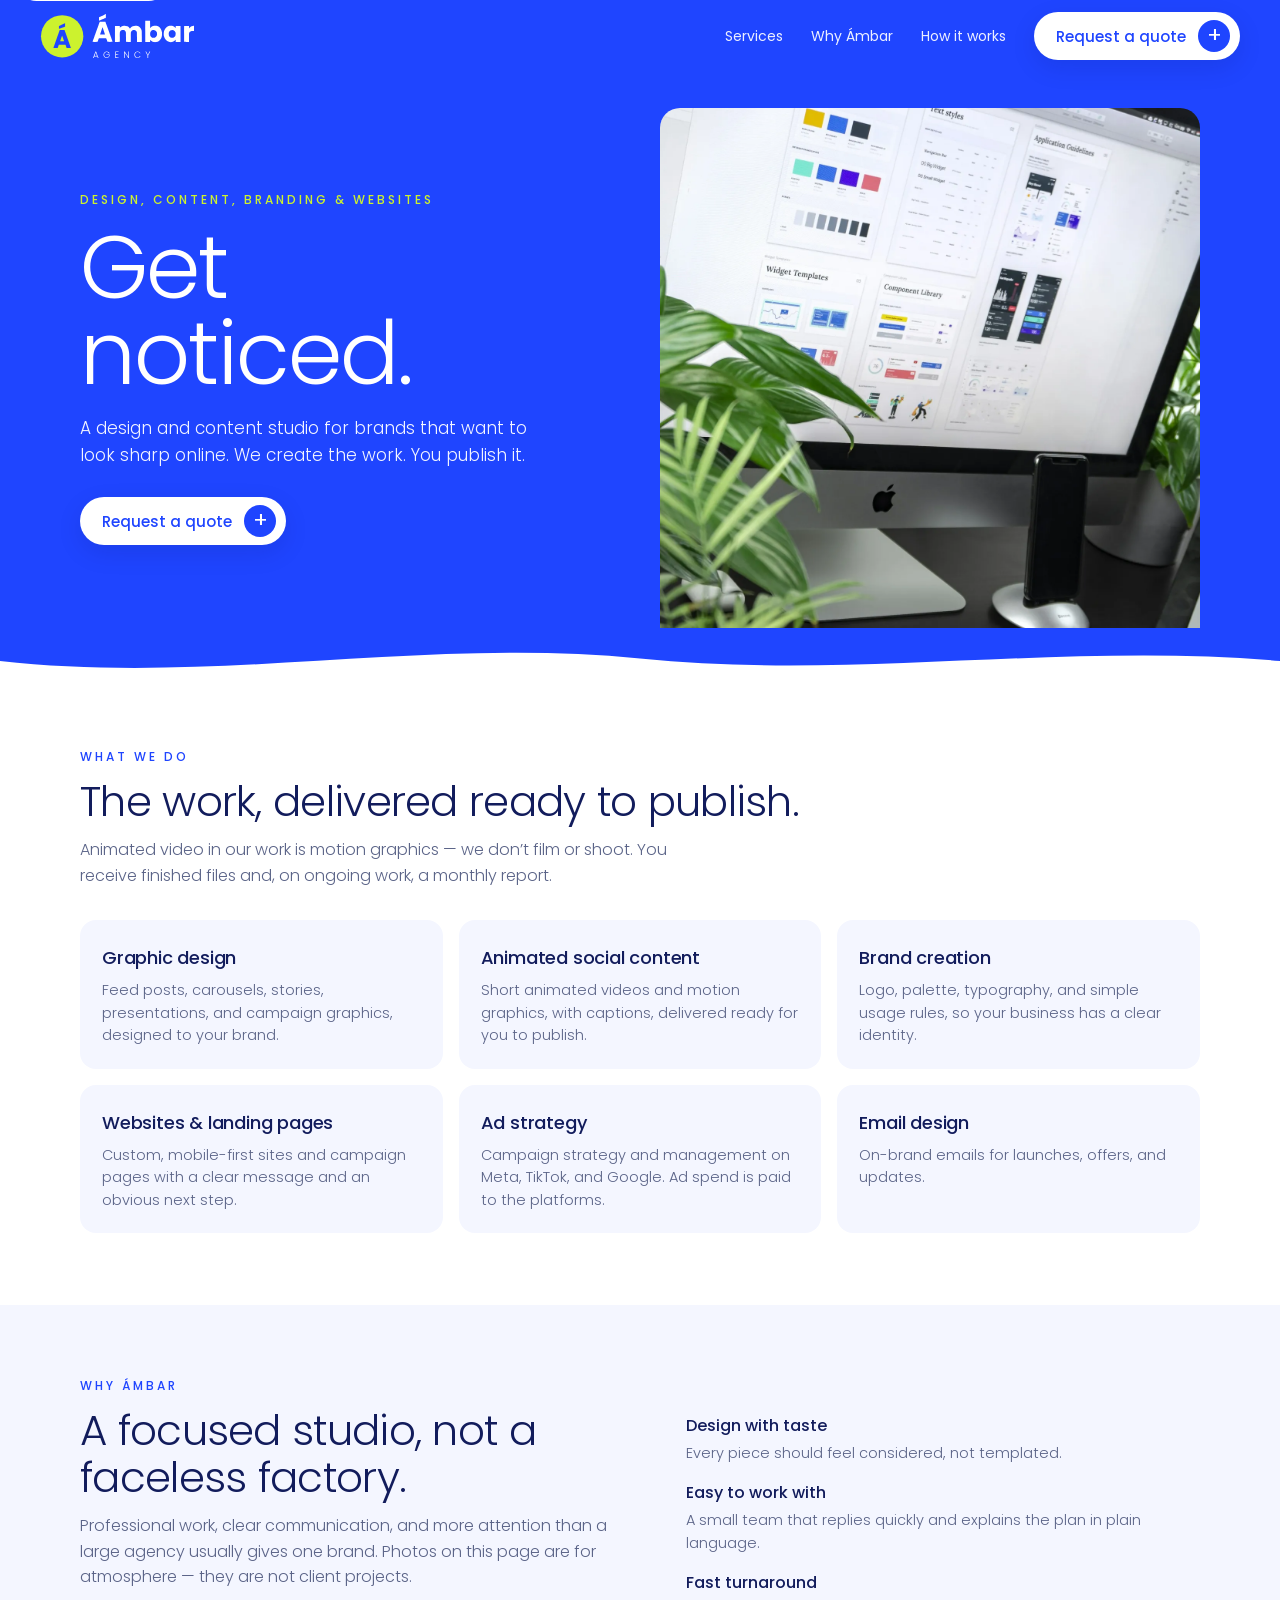
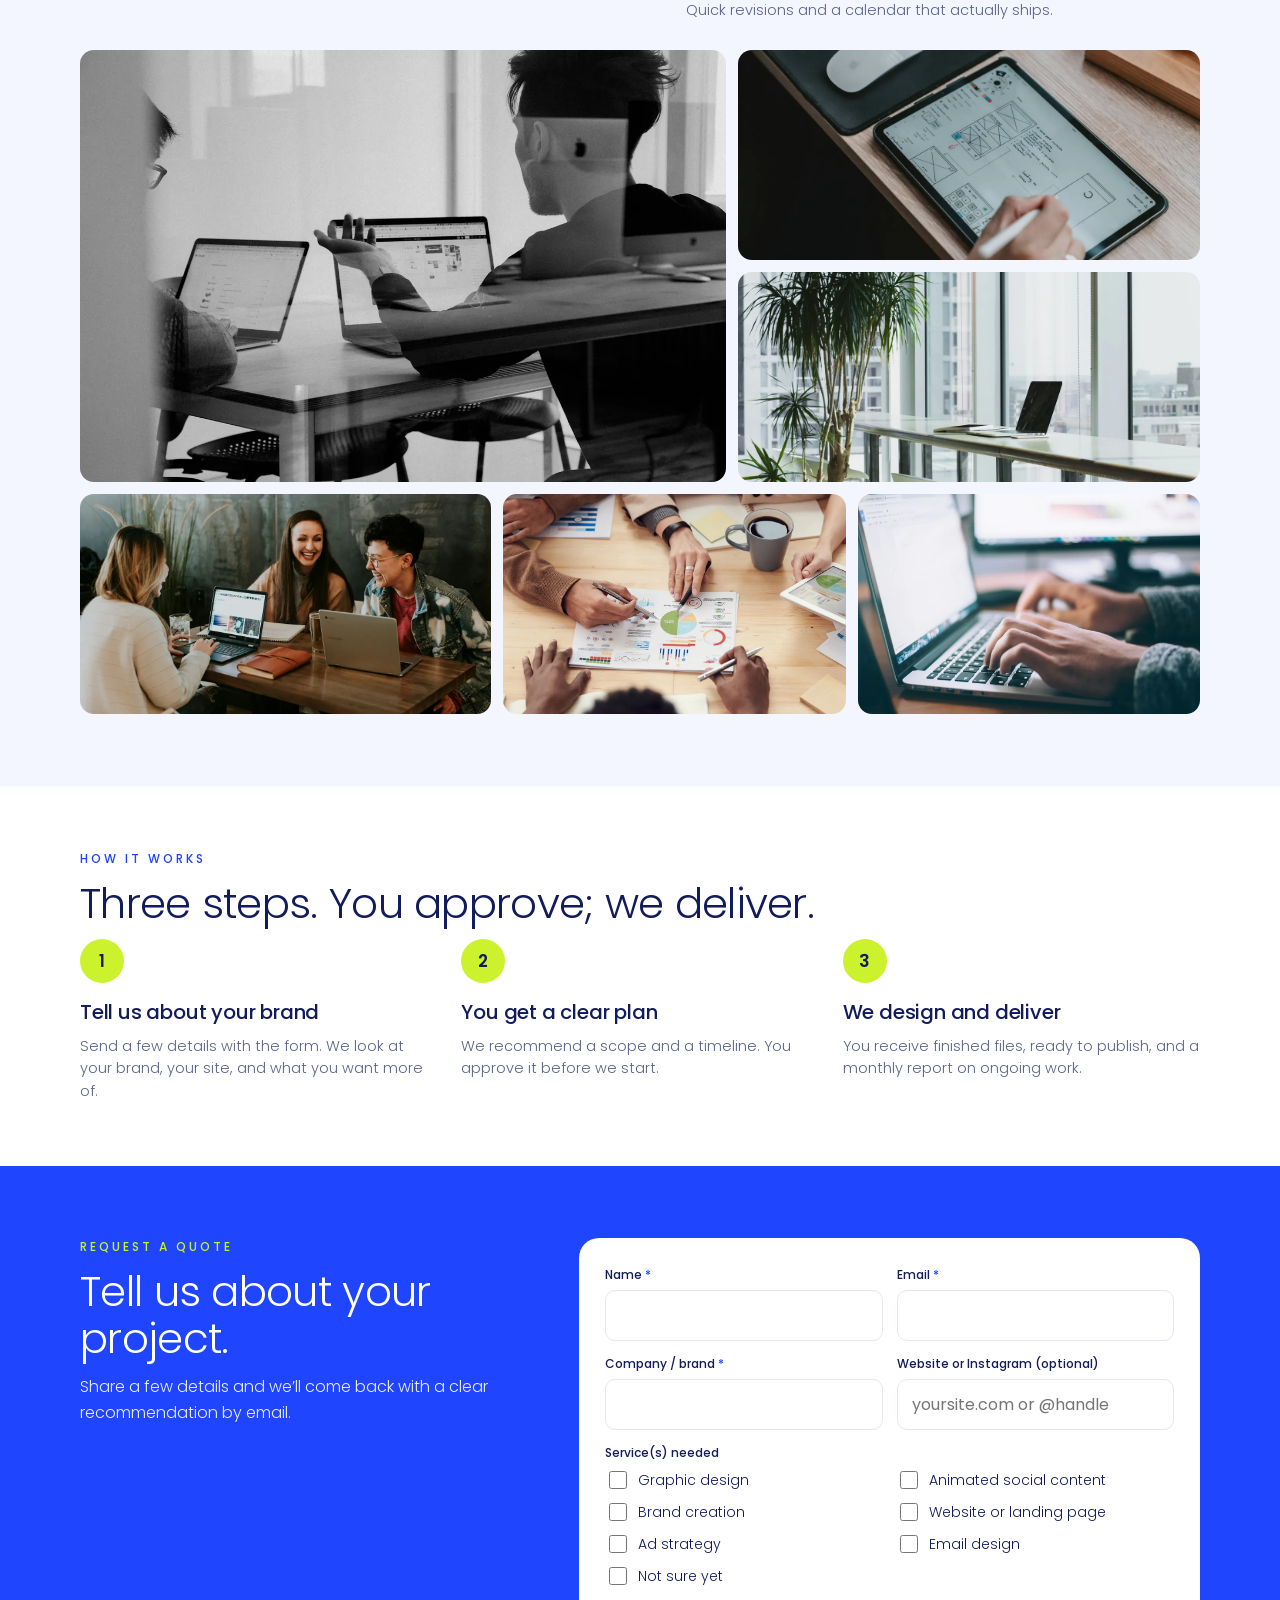
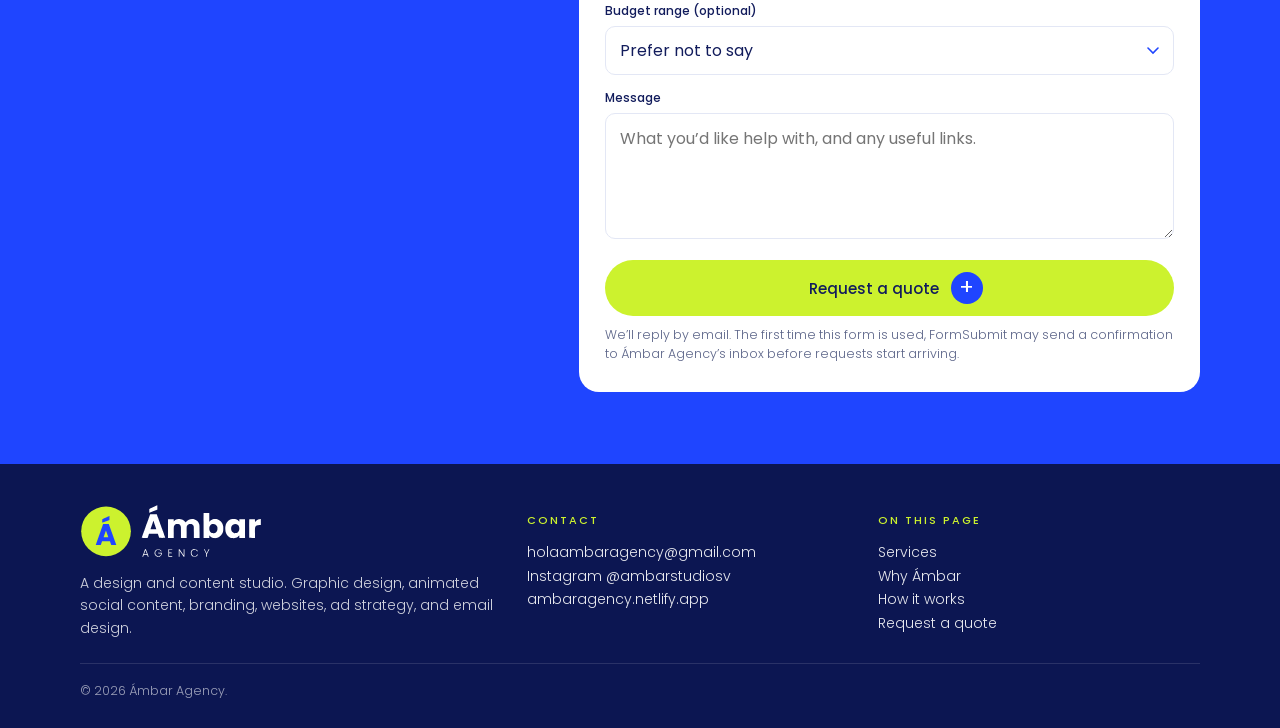
<file: index.html>
<!DOCTYPE html>
<html lang="en">
<head>
  <meta charset="utf-8">
  <meta name="viewport" content="width=device-width, initial-scale=1, viewport-fit=cover">
  <title>Ámbar Agency — Design, content, branding &amp; websites</title>
  <meta name="description" content="A design and content studio. Graphic design, animated social content, brand identity, websites, ad strategy, and email design for businesses that want to look sharp and get noticed.">
  <link rel="icon" href="assets/images/favicon.svg" type="image/svg+xml">
  <link rel="icon" href="assets/images/favicon-32.png" sizes="32x32" type="image/png">
  <link rel="apple-touch-icon" href="assets/images/apple-touch-icon.png">
  <link rel="stylesheet" href="assets/css/styles.css">
</head>
<body>
  <a class="skip" href="#main">Skip to content</a>

  <header class="site-header">
    <div class="wrap">
      <a class="logo" href="#top" aria-label="Ámbar Agency home"><img class="logo-img" src="assets/images/logo-horizontal-white.svg" alt="Ámbar Agency" width="162" height="48"></a>
      <button class="menu-toggle" type="button" aria-expanded="false" aria-controls="site-nav" aria-label="Open menu">
        <span></span>
      </button>
      <nav class="nav" id="site-nav">
        <a href="#services">Services</a>
        <a href="#why">Why Ámbar</a>
        <a href="#how">How it works</a>
        <a class="btn btn-light" href="#quote">Request a quote <i class="plus" aria-hidden="true">+</i></a>
      </nav>
    </div>
  </header>

  <main id="main">
    <section class="hero" id="top">
      <div class="wrap hero-grid">
        <div>
          <p class="eyebrow">Design, content, branding &amp; websites</p>
          <h1>Get<br>noticed.</h1>
          <p class="lede">A design and content studio for brands that want to look sharp online. We create the work. You publish it.</p>
          <div class="hero-cta">
            <a class="btn btn-light" href="#quote">Request a quote <i class="plus" aria-hidden="true">+</i></a>
          </div>
        </div>
        <div class="hero-photo"><picture>
              <source srcset="img/hero-workspace.webp" type="image/webp">
              <img src="img/hero-workspace.jpg" alt="A design workspace with a computer showing a brand design system, plants, and a keyboard." width="1400" height="1750">
            </picture>
        </div>
      </div>
      <svg class="hero-wave" viewBox="0 0 1440 80" preserveAspectRatio="none" aria-hidden="true">
        <path d="M0 40 C 240 80, 480 0, 720 36 C 960 72, 1200 8, 1440 40 L 1440 80 L 0 80 Z" fill="currentColor"/>
      </svg>
    </section>

    <section class="services" id="services">
      <div class="wrap">
        <p class="eyebrow sec-kicker">What we do</p>
        <h2 class="sec-title">The work, delivered ready to publish.</h2>
        <p class="sec-lead">Animated video in our work is motion graphics — we don’t film or shoot. You receive finished files and, on ongoing work, a monthly report.</p>
        <div class="svc-grid">
          <article class="svc">
            <h3>Graphic design</h3>
            <p>Feed posts, carousels, stories, presentations, and campaign graphics, designed to your brand.</p>
          </article>
          <article class="svc">
            <h3>Animated social content</h3>
            <p>Short animated videos and motion graphics, with captions, delivered ready for you to publish.</p>
          </article>
          <article class="svc">
            <h3>Brand creation</h3>
            <p>Logo, palette, typography, and simple usage rules, so your business has a clear identity.</p>
          </article>
          <article class="svc">
            <h3>Websites &amp; landing pages</h3>
            <p>Custom, mobile-first sites and campaign pages with a clear message and an obvious next step.</p>
          </article>
          <article class="svc">
            <h3>Ad strategy</h3>
            <p>Campaign strategy and management on Meta, TikTok, and Google. Ad spend is paid to the platforms.</p>
          </article>
          <article class="svc">
            <h3>Email design</h3>
            <p>On-brand emails for launches, offers, and updates.</p>
          </article>
        </div>
      </div>
    </section>

    <section class="why" id="why">
      <div class="wrap">
        <div class="why-top">
          <div>
            <p class="eyebrow sec-kicker">Why Ámbar</p>
            <h2 class="sec-title">A focused studio, not a faceless factory.</h2>
            <p class="sec-lead">Professional work, clear communication, and more attention than a large agency usually gives one brand. Photos on this page are for atmosphere — they are not client projects.</p>
          </div>
          <div class="why-points">
            <div>
              <h3>Design with taste</h3>
              <p>Every piece should feel considered, not templated.</p>
            </div>
            <div>
              <h3>Easy to work with</h3>
              <p>A small team that replies quickly and explains the plan in plain language.</p>
            </div>
            <div>
              <h3>Fast turnaround</h3>
              <p>Quick revisions and a calendar that actually ships.</p>
            </div>
          </div>
        </div>
        <div class="mosaic">
          <figure class="wide"><picture>
              <source srcset="img/studio-session.webp" type="image/webp">
              <img src="img/studio-session.jpg" alt="People reviewing work on laptops in a bright studio." width="1200" height="800" loading="lazy">
            </picture></figure>
          <figure><picture>
              <source srcset="img/design-tablet.webp" type="image/webp">
              <img src="img/design-tablet.jpg" alt="A person sketching a website layout on a tablet." width="1200" height="800" loading="lazy">
            </picture></figure>
          <figure><picture>
              <source srcset="img/bright-office.webp" type="image/webp">
              <img src="img/bright-office.jpg" alt="A bright office desk with a laptop by a window." width="1200" height="800" loading="lazy">
            </picture></figure>
        </div>
        <div class="band">
          <figure><picture>
              <source srcset="img/team-collab.webp" type="image/webp">
              <img src="img/team-collab.jpg" alt="Three colleagues collaborating with laptops at a wooden table." width="1200" height="800" loading="lazy">
            </picture></figure>
          <figure><picture>
              <source srcset="img/strategy-table.webp" type="image/webp">
              <img src="img/strategy-table.jpg" alt="A team reviewing charts and a tablet around a shared table." width="1200" height="675" loading="lazy">
            </picture></figure>
          <figure><picture>
              <source srcset="img/laptop-work.webp" type="image/webp">
              <img src="img/laptop-work.jpg" alt="Hands typing on a laptop at a desk." width="1200" height="798" loading="lazy">
            </picture></figure>
        </div>
      </div>
    </section>

    <section class="how" id="how">
      <div class="wrap">
        <p class="eyebrow sec-kicker">How it works</p>
        <h2 class="sec-title">Three steps. You approve; we deliver.</h2>
        <div class="steps">
          <article class="step">
            <div class="n">1</div>
            <h3>Tell us about your brand</h3>
            <p>Send a few details with the form. We look at your brand, your site, and what you want more of.</p>
          </article>
          <article class="step">
            <div class="n">2</div>
            <h3>You get a clear plan</h3>
            <p>We recommend a scope and a timeline. You approve it before we start.</p>
          </article>
          <article class="step">
            <div class="n">3</div>
            <h3>We design and deliver</h3>
            <p>You receive finished files, ready to publish, and a monthly report on ongoing work.</p>
          </article>
        </div>
      </div>
    </section>

    <section class="quote" id="quote">
      <div class="wrap quote-grid">
        <div>
          <p class="eyebrow sec-kicker">Request a quote</p>
          <h2 class="sec-title">Tell us about your project.</h2>
          <p class="sec-lead">Share a few details and we’ll come back with a clear recommendation by email.</p>
        </div>
        <form class="quote-form" id="quote-form" action="https://formsubmit.co/holaambaragency@gmail.com" method="POST">
          <input type="hidden" name="_subject" value="New quote request - Ambar Agency">
          <input type="hidden" name="_template" value="table">
          <input type="hidden" name="_captcha" value="false">
          <input type="hidden" name="_next" value="https://ambaragency.github.io/thank-you.html">
          <input class="honey" type="text" name="_honey" tabindex="-1" autocomplete="off" aria-hidden="true">

          <div class="form-row">
            <div class="field">
              <label for="name">Name <span class="req">*</span></label>
              <input type="text" id="name" name="name" autocomplete="name" required>
            </div>
            <div class="field">
              <label for="email">Email <span class="req">*</span></label>
              <input type="email" id="email" name="email" autocomplete="email" required>
            </div>
          </div>
          <div class="form-row">
            <div class="field">
              <label for="company">Company / brand <span class="req">*</span></label>
              <input type="text" id="company" name="company" autocomplete="organization" required>
            </div>
            <div class="field">
              <label for="website">Website or Instagram (optional)</label>
              <input type="text" id="website" name="website" placeholder="yoursite.com or @handle" autocomplete="url">
            </div>
          </div>

          <span class="checks-label">Service(s) needed</span>
          <div class="checks">
            <label class="check"><input type="checkbox" name="services" value="Graphic design"> Graphic design</label>
            <label class="check"><input type="checkbox" name="services" value="Animated social content"> Animated social content</label>
            <label class="check"><input type="checkbox" name="services" value="Brand creation"> Brand creation</label>
            <label class="check"><input type="checkbox" name="services" value="Website or landing page"> Website or landing page</label>
            <label class="check"><input type="checkbox" name="services" value="Ad strategy"> Ad strategy</label>
            <label class="check"><input type="checkbox" name="services" value="Email design"> Email design</label>
            <label class="check"><input type="checkbox" name="services" value="Not sure yet"> Not sure yet</label>
          </div>

          <div class="field">
            <label for="budget">Budget range (optional)</label>
            <select id="budget" name="budget">
              <option value="">Prefer not to say</option>
              <option value="A one-off project">A one-off project</option>
              <option value="An ongoing collaboration">An ongoing collaboration</option>
              <option value="A website or brand project">A website or brand project</option>
              <option value="Not sure yet">Not sure yet</option>
            </select>
          </div>
          <div class="field">
            <label for="message">Message</label>
            <textarea id="message" name="message" rows="4" placeholder="What you’d like help with, and any useful links."></textarea>
          </div>
          <div class="form-actions">
            <button class="btn btn-lime" type="submit">Request a quote <i class="plus" aria-hidden="true">+</i></button>
          </div>
          <p class="form-note">We’ll reply by email. The first time this form is used, FormSubmit may send a confirmation to Ámbar Agency’s inbox before requests start arriving.</p>
        </form>
      </div>
    </section>
  </main>

  <footer class="site-footer">
    <div class="wrap">
      <div class="foot-grid">
        <div>
          <a class="logo" href="#top" aria-label="Ámbar Agency home"><img class="logo-img" src="assets/images/logo-horizontal-white.svg" alt="Ámbar Agency" width="162" height="48"></a>
          <p>A design and content studio. Graphic design, animated social content, branding, websites, ad strategy, and email design.</p>
        </div>
        <div class="foot-col">
          <h3>Contact</h3>
          <ul>
            <li><a href="mailto:holaambaragency@gmail.com">holaambaragency@gmail.com</a></li>
            <li><a href="https://www.instagram.com/ambarstudiosv" target="_blank" rel="noopener noreferrer">Instagram @ambarstudiosv</a></li>
            <li><a href="https://ambaragency.netlify.app/" target="_blank" rel="noopener noreferrer">ambaragency.netlify.app</a></li>
          </ul>
        </div>
        <div class="foot-col">
          <h3>On this page</h3>
          <ul>
            <li><a href="#services">Services</a></li>
            <li><a href="#why">Why Ámbar</a></li>
            <li><a href="#how">How it works</a></li>
            <li><a href="#quote">Request a quote</a></li>
          </ul>
        </div>
      </div>
      <div class="foot-bottom">© 2026 Ámbar Agency.</div>
    </div>
  </footer>

  <div class="mobile-cta">
    <a class="btn btn-lime" href="#quote">Request a quote <i class="plus" aria-hidden="true">+</i></a>
  </div>

  <script src="assets/js/main.js"></script>
</body>
</html>
</file>
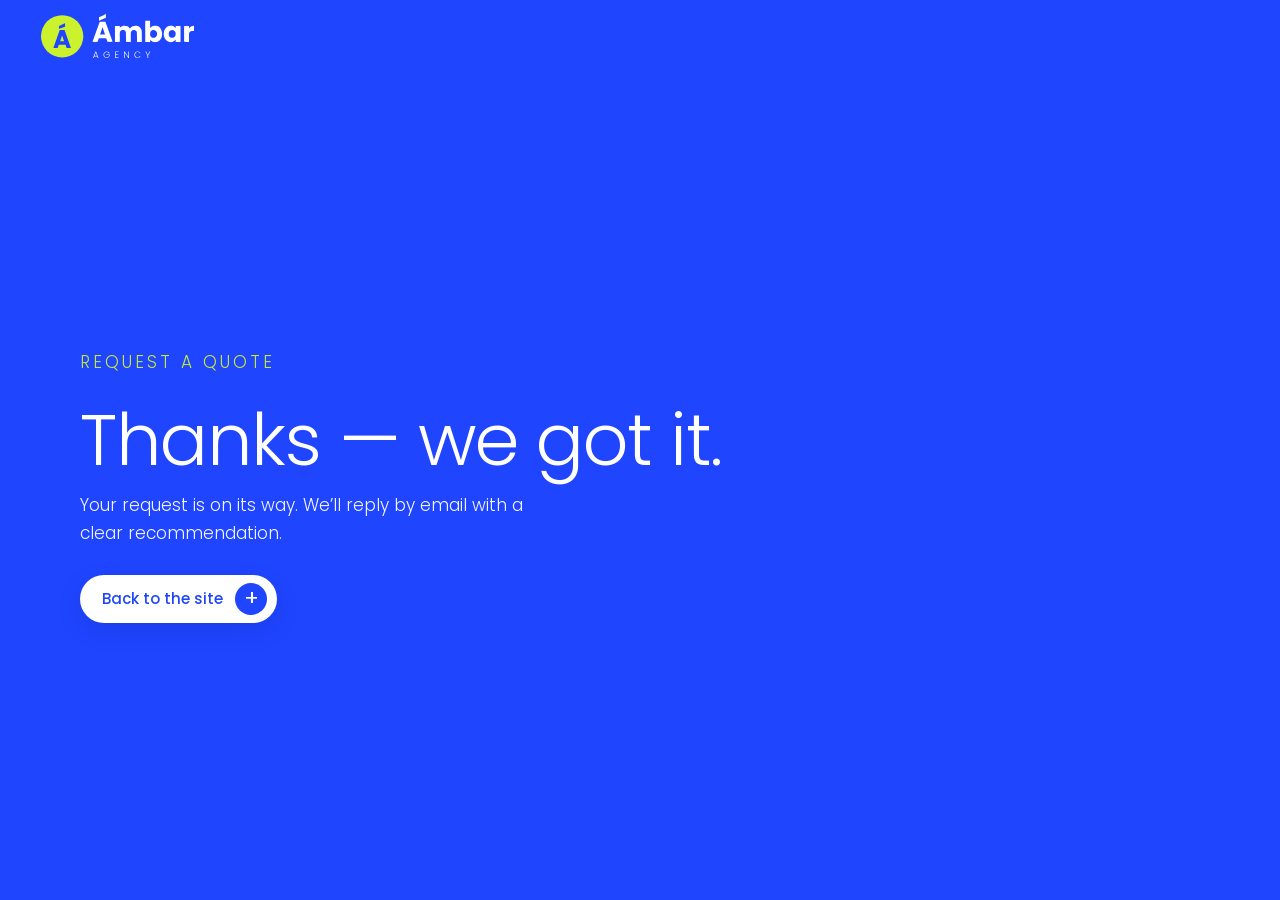
<file: thank-you.html>
<!DOCTYPE html>
<html lang="en">
<head>
  <meta charset="utf-8">
  <meta name="viewport" content="width=device-width, initial-scale=1, viewport-fit=cover">
  <title>Thanks — Ámbar Agency</title>
  <meta name="description" content="Your quote request was sent to Ámbar Agency.">
  <link rel="icon" href="assets/images/favicon.svg" type="image/svg+xml">
  <link rel="icon" href="assets/images/favicon-32.png" sizes="32x32" type="image/png">
  <link rel="apple-touch-icon" href="assets/images/apple-touch-icon.png">
  <link rel="stylesheet" href="assets/css/styles.css">
</head>
<body>
  <header class="site-header">
    <div class="wrap">
      <a class="logo" href="index.html" aria-label="Ámbar Agency home"><img class="logo-img" src="assets/images/logo-horizontal-white.svg" alt="Ámbar Agency" width="162" height="48"></a>
    </div>
  </header>
  <main class="thanks">
    <div class="wrap">
      <p class="eyebrow">Request a quote</p>
      <h1>Thanks — we got it.</h1>
      <p>Your request is on its way. We’ll reply by email with a clear recommendation.</p>
      <a class="btn btn-light" href="index.html">Back to the site <i class="plus" aria-hidden="true">+</i></a>
    </div>
  </main>
</body>
</html>
</file>
<file: assets/css/styles.css>
/* Ámbar Agency — restaurant landing page */

@font-face {
  font-family: "Poppins";
  font-style: normal;
  font-weight: 300;
  font-display: swap;
  src: url("../fonts/poppins-300-latin-ext.woff2") format("woff2");
  unicode-range: U+0100-02BA, U+02BD-02C5, U+02C7-02CC, U+02CE-02D7, U+02DD-02FF, U+0304, U+0308, U+0329, U+1D00-1DBF, U+1E00-1E9F, U+1EF2-1EFF, U+2020, U+20A0-20AB, U+20AD-20C4, U+2113, U+2C60-2C7F, U+A720-A7FF;
}
@font-face {
  font-family: "Poppins";
  font-style: normal;
  font-weight: 300;
  font-display: swap;
  src: url("../fonts/poppins-300-latin.woff2") format("woff2");
  unicode-range: U+0000-00FF, U+0131, U+0152-0153, U+02BB-02BC, U+02C6, U+02DA, U+02DC, U+0304, U+0308, U+0329, U+2000-206F, U+20AC, U+2122, U+2191, U+2193, U+2212, U+2215, U+FEFF, U+FFFD;
}
@font-face {
  font-family: "Poppins";
  font-style: normal;
  font-weight: 400;
  font-display: swap;
  src: url("../fonts/poppins-400-latin-ext.woff2") format("woff2");
  unicode-range: U+0100-02BA, U+02BD-02C5, U+02C7-02CC, U+02CE-02D7, U+02DD-02FF, U+0304, U+0308, U+0329, U+1D00-1DBF, U+1E00-1E9F, U+1EF2-1EFF, U+2020, U+20A0-20AB, U+20AD-20C4, U+2113, U+2C60-2C7F, U+A720-A7FF;
}
@font-face {
  font-family: "Poppins";
  font-style: normal;
  font-weight: 400;
  font-display: swap;
  src: url("../fonts/poppins-400-latin.woff2") format("woff2");
  unicode-range: U+0000-00FF, U+0131, U+0152-0153, U+02BB-02BC, U+02C6, U+02DA, U+02DC, U+0304, U+0308, U+0329, U+2000-206F, U+20AC, U+2122, U+2191, U+2193, U+2212, U+2215, U+FEFF, U+FFFD;
}
@font-face {
  font-family: "Poppins";
  font-style: normal;
  font-weight: 500;
  font-display: swap;
  src: url("../fonts/poppins-500-latin-ext.woff2") format("woff2");
  unicode-range: U+0100-02BA, U+02BD-02C5, U+02C7-02CC, U+02CE-02D7, U+02DD-02FF, U+0304, U+0308, U+0329, U+1D00-1DBF, U+1E00-1E9F, U+1EF2-1EFF, U+2020, U+20A0-20AB, U+20AD-20C4, U+2113, U+2C60-2C7F, U+A720-A7FF;
}
@font-face {
  font-family: "Poppins";
  font-style: normal;
  font-weight: 500;
  font-display: swap;
  src: url("../fonts/poppins-500-latin.woff2") format("woff2");
  unicode-range: U+0000-00FF, U+0131, U+0152-0153, U+02BB-02BC, U+02C6, U+02DA, U+02DC, U+0304, U+0308, U+0329, U+2000-206F, U+20AC, U+2122, U+2191, U+2193, U+2212, U+2215, U+FEFF, U+FFFD;
}
@font-face {
  font-family: "Poppins";
  font-style: normal;
  font-weight: 600;
  font-display: swap;
  src: url("../fonts/poppins-600-latin-ext.woff2") format("woff2");
  unicode-range: U+0100-02BA, U+02BD-02C5, U+02C7-02CC, U+02CE-02D7, U+02DD-02FF, U+0304, U+0308, U+0329, U+1D00-1DBF, U+1E00-1E9F, U+1EF2-1EFF, U+2020, U+20A0-20AB, U+20AD-20C4, U+2113, U+2C60-2C7F, U+A720-A7FF;
}
@font-face {
  font-family: "Poppins";
  font-style: normal;
  font-weight: 600;
  font-display: swap;
  src: url("../fonts/poppins-600-latin.woff2") format("woff2");
  unicode-range: U+0000-00FF, U+0131, U+0152-0153, U+02BB-02BC, U+02C6, U+02DA, U+02DC, U+0304, U+0308, U+0329, U+2000-206F, U+20AC, U+2122, U+2191, U+2193, U+2212, U+2215, U+FEFF, U+FFFD;
}
@font-face {
  font-family: "Poppins";
  font-style: normal;
  font-weight: 700;
  font-display: swap;
  src: url("../fonts/poppins-700-latin-ext.woff2") format("woff2");
  unicode-range: U+0100-02BA, U+02BD-02C5, U+02C7-02CC, U+02CE-02D7, U+02DD-02FF, U+0304, U+0308, U+0329, U+1D00-1DBF, U+1E00-1E9F, U+1EF2-1EFF, U+2020, U+20A0-20AB, U+20AD-20C4, U+2113, U+2C60-2C7F, U+A720-A7FF;
}
@font-face {
  font-family: "Poppins";
  font-style: normal;
  font-weight: 700;
  font-display: swap;
  src: url("../fonts/poppins-700-latin.woff2") format("woff2");
  unicode-range: U+0000-00FF, U+0131, U+0152-0153, U+02BB-02BC, U+02C6, U+02DA, U+02DC, U+0304, U+0308, U+0329, U+2000-206F, U+20AC, U+2122, U+2191, U+2193, U+2212, U+2215, U+FEFF, U+FFFD;
}

:root {
  --blue: #1F45FF;
  --lime: #CCF22E;
  --navy: #0C1652;
  --ink: #121C5C;
  --muted: #5B6488;
  --bg: #F4F6FF;
  --line: #E3E7F5;
  --white: #ffffff;
  --header-h: 72px;
  --radius: 16px;
  --wrap: 1120px;
}

*, *::before, *::after { box-sizing: border-box; }
html { scroll-behavior: smooth; }
html, body {
  margin: 0; padding: 0;
  font-family: "Poppins", sans-serif;
  color: var(--ink);
  background: var(--white);
  -webkit-font-smoothing: antialiased;
  -moz-osx-font-smoothing: grayscale;
}
body { overflow-x: hidden; }
img, svg { max-width: 100%; display: block; height: auto; }
a { color: inherit; }
button, input, select, textarea { font-family: inherit; }
button { cursor: pointer; }

.skip {
  position: absolute; left: 16px; top: -40px;
  background: var(--white); color: var(--blue);
  padding: 8px 14px; border-radius: 999px; z-index: 200;
  font-weight: 500; text-decoration: none;
}
.skip:focus { top: 16px; }

.wrap {
  width: min(var(--wrap), calc(100% - 48px));
  margin-inline: auto;
}

/* Buttons */
.btn {
  display: inline-flex; align-items: center; gap: 12px;
  border-radius: 999px; text-decoration: none;
  font-weight: 500; font-size: 15px; line-height: 1;
  padding: 8px 10px 8px 22px; border: 0;
  transition: transform .18s ease, background .18s ease;
  white-space: nowrap; cursor: pointer;
}
.btn .plus {
  width: 32px; height: 32px; border-radius: 50%;
  display: inline-flex; align-items: center; justify-content: center;
  font-size: 22px; font-weight: 400; font-style: normal;
  line-height: 1; padding-bottom: 2px; flex-shrink: 0;
}
.btn:hover { transform: translateY(-1px); }
.btn:focus-visible { outline: 3px solid var(--lime); outline-offset: 3px; }
.btn-light { background: var(--white); color: var(--blue); box-shadow: 0 8px 24px rgba(8,16,80,.12); }
.btn-light .plus { background: var(--blue); color: var(--white); }
.btn-lime { background: var(--lime); color: var(--ink); }
.btn-lime .plus { background: var(--blue); color: var(--white); }
.btn-ghost { background: transparent; color: var(--white); border: 1.5px solid rgba(255,255,255,.5); padding: 14px 22px; }
.btn-ghost:hover { background: rgba(255,255,255,.1); border-color: var(--white); }

/* Header */
.site-header {
  position: sticky; top: 0; z-index: 100;
  background: var(--blue); height: var(--header-h);
  display: flex; align-items: center;
}
.site-header .wrap {
  display: flex; align-items: center; justify-content: space-between; gap: 24px;
  width: min(1200px, calc(100% - 40px));
}
.logo { display: flex; align-items: center; gap: 12px; text-decoration: none; color: var(--white); flex-shrink: 0; }
.logo .mark {
  width: 42px; height: 42px; border-radius: 50%; background: var(--lime); color: var(--blue);
  font-weight: 700; font-size: 23px; display: flex; align-items: center; justify-content: center;
  line-height: 1; padding-top: 3px;
}
.logo .logo-img { display: block; height: 46px; width: auto; }
.site-footer .logo .logo-img { height: 54px; }
.logo .name { font-weight: 700; font-size: 22px; line-height: 1; letter-spacing: -0.3px; }
.logo .sub { font-size: 7.5px; letter-spacing: 3.8px; font-weight: 500; margin-top: 4px; margin-left: 1px; }

.nav { display: flex; align-items: center; gap: 28px; }
.nav a:not(.btn) { color: var(--white); text-decoration: none; font-size: 14px; opacity: .92; }
.nav a:not(.btn):hover { opacity: 1; text-decoration: underline; text-underline-offset: 4px; }

.menu-toggle {
  display: none; width: 44px; height: 44px; border: 0; background: transparent; padding: 10px; margin-right: -8px;
}
.menu-toggle span, .menu-toggle span::before, .menu-toggle span::after {
  display: block; width: 22px; height: 2px; background: var(--white); border-radius: 2px; position: relative;
  transition: transform .2s ease, opacity .2s ease;
}
.menu-toggle span::before, .menu-toggle span::after { content: ""; position: absolute; left: 0; }
.menu-toggle span::before { top: -7px; }
.menu-toggle span::after { top: 7px; }
body.nav-open .menu-toggle span { background: transparent; }
body.nav-open .menu-toggle span::before { top: 0; transform: rotate(45deg); }
body.nav-open .menu-toggle span::after { top: 0; transform: rotate(-45deg); }

/* Hero */
.hero {
  position: relative; background: var(--blue); color: var(--white); overflow: hidden;
  padding: 36px 0 0;
}
.hero-grid {
  display: grid; grid-template-columns: 1fr 1fr; gap: 40px; align-items: center;
  padding-bottom: 56px;
}
.eyebrow {
  font-size: 12px; letter-spacing: 3px; text-transform: uppercase; font-weight: 500;
  color: var(--lime); margin: 0 0 16px;
}
.hero h1 {
  font-weight: 300; font-size: clamp(48px, 7.2vw, 88px);
  line-height: .98; letter-spacing: -2px; margin: 0;
}
.hero .lede {
  font-weight: 300; font-size: 17px; line-height: 1.6;
  max-width: 28em; margin: 18px 0 0; opacity: .95;
}
.hero-cta { margin-top: 28px; }
.hero-photo {
  position: relative; border-radius: 20px 20px 0 0; overflow: hidden;
  min-height: 420px; align-self: end;
}
.hero-photo img { width: 100%; height: 520px; object-fit: cover; object-position: 50% 40%; }
.hero-wave {
  position: absolute; left: 0; right: 0; bottom: -1px; width: 100%; height: 48px;
  color: var(--white); z-index: 2;
}

/* Shared */
section { padding: 72px 0; }
.sec-kicker { margin: 0 0 12px; color: var(--blue); }
.sec-title {
  font-weight: 300; font-size: clamp(28px, 4vw, 42px);
  line-height: 1.12; letter-spacing: -.7px; margin: 0 0 12px; color: var(--ink);
}
.sec-lead {
  font-weight: 300; font-size: 16px; line-height: 1.6; color: var(--muted);
  max-width: 38em; margin: 0 0 32px;
}

/* Services */
.services { background: var(--white); padding-top: 64px; }
.svc-grid {
  display: grid; grid-template-columns: repeat(3, 1fr); gap: 16px;
}
.svc {
  background: var(--bg); border-radius: var(--radius); padding: 24px 22px 22px;
}
.svc h3 { font-weight: 500; font-size: 18px; margin: 0 0 8px; letter-spacing: -.2px; }
.svc p { font-weight: 300; font-size: 14.5px; line-height: 1.55; color: var(--muted); margin: 0; }

/* Why / photo strip */
.why { background: var(--bg); }
.why-top { display: grid; grid-template-columns: 1.1fr 1fr; gap: 40px; align-items: end; margin-bottom: 28px; }
.why-points { display: grid; gap: 16px; }
.why-points h3 { font-weight: 500; font-size: 16px; margin: 0 0 4px; }
.why-points p { font-weight: 300; font-size: 14.5px; line-height: 1.55; color: var(--muted); margin: 0; }
.mosaic {
  display: grid; grid-template-columns: 1.4fr 1fr; grid-template-rows: 210px 210px; gap: 12px;
}
.mosaic .wide { grid-row: 1 / 3; }
.mosaic figure, .band figure { margin: 0; border-radius: 14px; overflow: hidden; height: 100%; }
.mosaic img, .band img { width: 100%; height: 100%; object-fit: cover; }
.band {
  display: grid; grid-template-columns: 1.2fr 1fr 1fr; gap: 12px; margin-top: 12px;
}
.band figure { height: 220px; }

/* How */
.how { background: var(--white); padding-top: 64px; padding-bottom: 64px; }
.steps { display: grid; grid-template-columns: repeat(3, 1fr); gap: 24px; }
.step .n {
  width: 44px; height: 44px; border-radius: 50%; background: var(--lime); color: var(--ink);
  font-weight: 600; font-size: 17px; display: flex; align-items: center; justify-content: center; margin-bottom: 14px;
}
.step h3 { font-weight: 500; font-size: 20px; margin: 0 0 8px; letter-spacing: -.2px; }
.step p { font-weight: 300; font-size: 14.5px; line-height: 1.55; color: var(--muted); margin: 0; }

/* Quote form */
.quote { background: var(--blue); color: var(--white); position: relative; overflow: hidden; }
.quote .sec-kicker { color: var(--lime); }
.quote .sec-title { color: var(--white); }
.quote .sec-lead { color: rgba(255,255,255,.9); }
.quote-grid { display: grid; grid-template-columns: .85fr 1.15fr; gap: 40px; align-items: start; }
.quote-form {
  background: var(--white); color: var(--ink); border-radius: 20px; padding: 28px 26px; position: relative; z-index: 2;
}
.form-row { display: grid; grid-template-columns: 1fr 1fr; gap: 14px; }
.field { margin-bottom: 14px; }
.field label, .checks-label {
  display: block; font-size: 12px; font-weight: 500; margin-bottom: 6px; color: var(--ink);
}
.field .req { color: var(--blue); }
.field input, .field select, .field textarea {
  width: 100%; border: 1.5px solid var(--line); border-radius: 10px;
  padding: 12px 14px; font-size: 16px; color: var(--ink); background: var(--white);
  appearance: none; -webkit-appearance: none;
}
.field select {
  background-image: url("data:image/svg+xml;utf8,<svg xmlns='http://www.w3.org/2000/svg' width='12' height='8' viewBox='0 0 12 8'><path d='M1 1l5 5 5-5' stroke='%231F45FF' stroke-width='1.6' fill='none' stroke-linecap='round'/></svg>");
  background-repeat: no-repeat; background-position: right 14px center; padding-right: 36px;
}
.field textarea { min-height: 88px; resize: vertical; }
.field input:focus, .field select:focus, .field textarea:focus {
  outline: none; border-color: var(--blue); box-shadow: 0 0 0 3px rgba(31,69,255,.15);
}
.honey { display: none !important; }
.checks { display: grid; grid-template-columns: 1fr 1fr; gap: 8px 12px; margin: 0 0 14px; }
.check { display: flex; align-items: center; gap: 8px; font-size: 14px; font-weight: 300; color: var(--ink); }
.check input { width: 18px; height: 18px; accent-color: var(--blue); flex-shrink: 0; }
.form-actions { margin-top: 6px; }
.form-actions .btn { width: 100%; justify-content: center; padding-top: 12px; padding-bottom: 12px; }
.form-note { font-size: 12.5px; font-weight: 300; color: var(--muted); margin: 10px 0 0; line-height: 1.5; }

/* Footer */
.site-footer { background: var(--navy); color: var(--white); padding: 40px 0 28px; }
.foot-grid {
  display: grid; grid-template-columns: 1.3fr 1fr 1fr; gap: 28px;
  padding-bottom: 24px; border-bottom: 1px solid rgba(255,255,255,.12);
}
.site-footer p { font-weight: 300; font-size: 14px; line-height: 1.6; color: rgba(255,255,255,.8); margin: 14px 0 0; max-width: 32em; }
.foot-col h3 { font-size: 11px; letter-spacing: 2px; text-transform: uppercase; font-weight: 500; color: var(--lime); margin: 8px 0 12px; }
.foot-col a, .foot-col li { font-weight: 300; font-size: 14px; color: rgba(255,255,255,.9); text-decoration: none; line-height: 1.7; }
.foot-col ul { list-style: none; margin: 0; padding: 0; }
.foot-col a:hover { text-decoration: underline; text-underline-offset: 3px; }
.foot-bottom { padding-top: 18px; font-size: 12.5px; font-weight: 300; color: rgba(255,255,255,.6); }

/* Thank-you page */
.thanks { min-height: calc(100dvh - var(--header-h)); background: var(--blue); color: var(--white); display: flex; align-items: center; padding: 64px 0; }
.thanks h1 { font-weight: 300; font-size: clamp(40px, 6vw, 72px); letter-spacing: -1.5px; line-height: 1; margin: 0 0 16px; }
.thanks p { font-weight: 300; font-size: 17px; line-height: 1.6; max-width: 28em; margin: 0 0 28px; opacity: .95; }

.mobile-cta {
  display: none; position: fixed; left: 0; right: 0; bottom: 0; z-index: 90;
  padding: 10px 16px calc(10px + env(safe-area-inset-bottom));
  background: linear-gradient(to top, rgba(255,255,255,.98), rgba(255,255,255,.95));
  box-shadow: 0 -8px 24px rgba(18,28,92,.1);
}
.mobile-cta .btn { width: 100%; justify-content: center; }
.mobile-cta.is-hidden { display: none !important; }

#quote, #services, #why, #how, #top { scroll-margin-top: calc(var(--header-h) + 8px); }

@media (max-width: 860px) {
  .menu-toggle { display: flex; align-items: center; justify-content: center; }
  .nav {
    display: none; position: fixed; top: var(--header-h); left: 0; right: 0; bottom: 0;
    background: var(--blue); flex-direction: column; align-items: flex-start;
    padding: 28px 24px 40px; gap: 0; overflow: auto;
  }
  body.nav-open .nav { display: flex; }
  .nav a:not(.btn) { font-size: 26px; font-weight: 300; padding: 12px 0; width: 100%; border-bottom: 1px solid rgba(255,255,255,.15); }
  .nav .btn { margin-top: 28px; }
  .hero-grid, .svc-grid, .steps, .quote-grid, .why-top, .foot-grid, .form-row, .checks, .mosaic, .band {
    grid-template-columns: 1fr;
  }
  .mosaic { grid-template-rows: 240px 180px 180px; }
  .mosaic .wide { grid-row: auto; }
  .band figure { height: 200px; }
  .hero-photo { min-height: 0; border-radius: 16px; margin-bottom: 8px; }
  .hero-photo img { height: 280px; }
  .hero-grid { padding-bottom: 36px; }
  section { padding: 56px 0; }
  .mobile-cta { display: block; }
  body { padding-bottom: 76px; }
  html { scroll-padding-bottom: 84px; }
}
@media (max-width: 560px) {
  .wrap { width: min(var(--wrap), calc(100% - 32px)); }
  .logo .name { font-size: 20px; }
  .logo .logo-img { height: 38px; }
  .hero h1 { letter-spacing: -1.2px; }
  .quote-form { padding: 22px 16px; }
}
@media (prefers-reduced-motion: reduce) {
  html { scroll-behavior: auto; }
  .btn { transition: none; }
}
</file>
